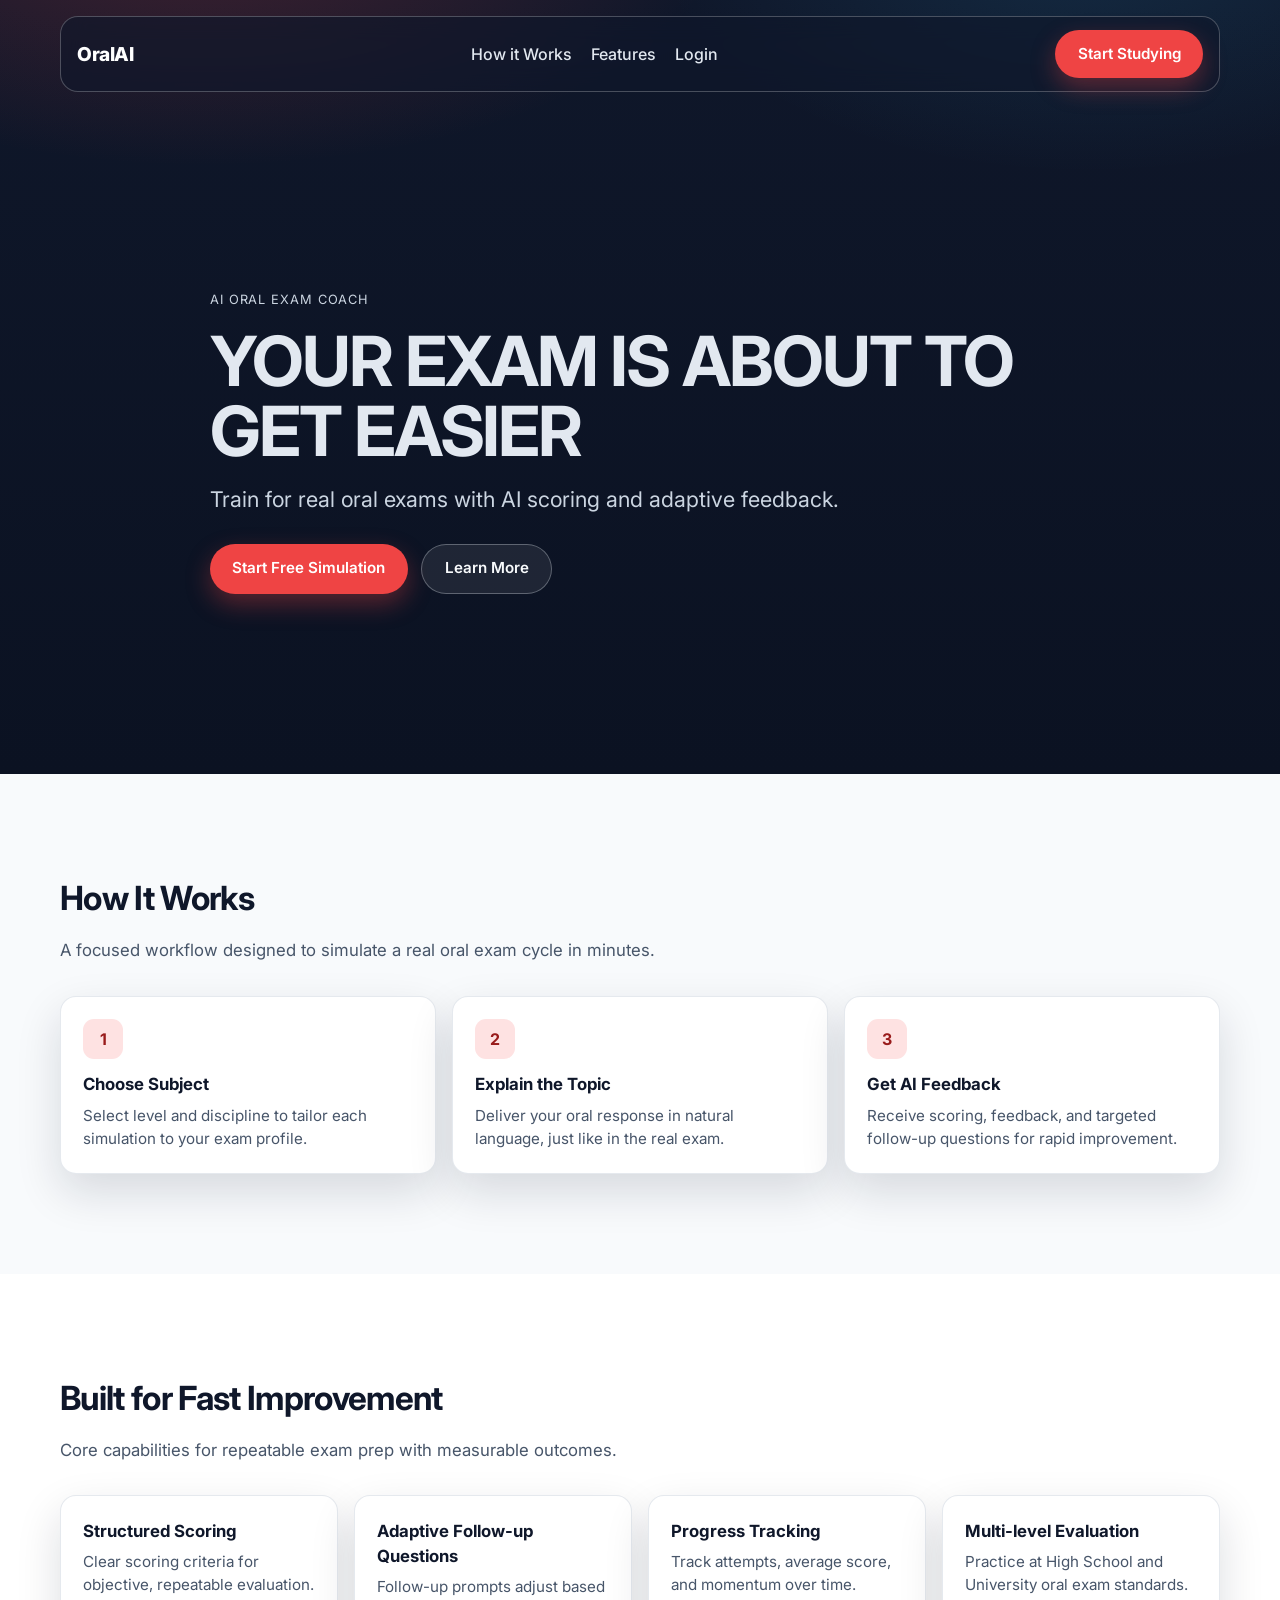
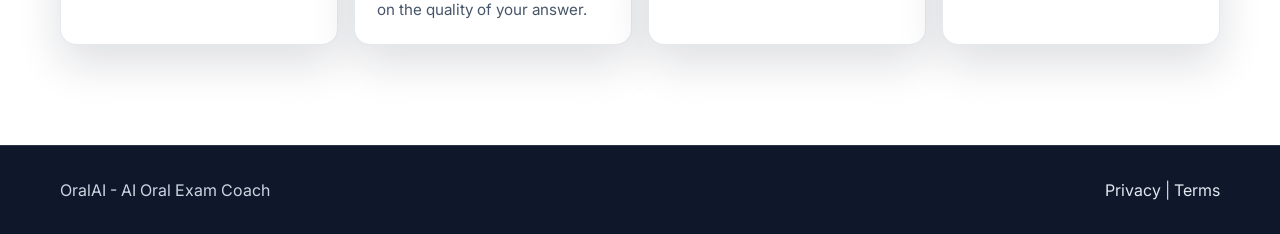
<file: frontend/index.html>
<!DOCTYPE html>
<html lang="en">
<head>
  <meta charset="UTF-8" />
  <meta name="viewport" content="width=device-width, initial-scale=1.0" />
  <title>OralAI - AI Oral Exam Coach</title>
  <link rel="preconnect" href="https://fonts.googleapis.com" />
  <link rel="preconnect" href="https://fonts.gstatic.com" crossorigin />
  <link href="https://fonts.googleapis.com/css2?family=Inter:wght@400;500;600;700;800;900&display=swap" rel="stylesheet" />
  <link rel="stylesheet" href="css/styles.css" />
</head>
<body>
  <header class="site-navbar">
    <div class="shell nav-shell">
      <a href="index.html" class="brand">OralAI</a>
      <button class="nav-toggle" id="navToggle" aria-label="Open menu">Menu</button>
      <nav class="nav-links" id="navLinks">
        <a href="#how-it-works">How it Works</a>
        <a href="#features">Features</a>
        <a href="#login">Login</a>
      </nav>
      <a href="study.html" class="btn btn-primary">Start Studying</a>
    </div>
  </header>

  <main>
    <section class="hero-dark">
      <div class="shell hero-inner reveal-in">
        <p class="hero-kicker">AI Oral Exam Coach</p>
        <h1>YOUR EXAM IS ABOUT TO GET EASIER</h1>
        <p class="hero-copy">Train for real oral exams with AI scoring and adaptive feedback.</p>
        <div class="hero-actions">
          <a href="study.html" class="btn btn-primary">Start Free Simulation</a>
          <a href="#how-it-works" class="btn btn-ghost">Learn More</a>
        </div>
      </div>
    </section>

    <section class="section section-light" id="how-it-works">
      <div class="shell">
        <h2>How It Works</h2>
        <p class="section-copy">A focused workflow designed to simulate a real oral exam cycle in minutes.</p>
        <div class="three-grid">
          <article class="feature-card">
            <span class="icon-chip">1</span>
            <h3>Choose Subject</h3>
            <p>Select level and discipline to tailor each simulation to your exam profile.</p>
          </article>
          <article class="feature-card">
            <span class="icon-chip">2</span>
            <h3>Explain the Topic</h3>
            <p>Deliver your oral response in natural language, just like in the real exam.</p>
          </article>
          <article class="feature-card">
            <span class="icon-chip">3</span>
            <h3>Get AI Feedback</h3>
            <p>Receive scoring, feedback, and targeted follow-up questions for rapid improvement.</p>
          </article>
        </div>
      </div>
    </section>

    <section class="section section-white" id="features">
      <div class="shell">
        <h2>Built for Fast Improvement</h2>
        <p class="section-copy">Core capabilities for repeatable exam prep with measurable outcomes.</p>
        <div class="four-grid">
          <article class="mini-card">
            <h3>Structured Scoring</h3>
            <p>Clear scoring criteria for objective, repeatable evaluation.</p>
          </article>
          <article class="mini-card">
            <h3>Adaptive Follow-up Questions</h3>
            <p>Follow-up prompts adjust based on the quality of your answer.</p>
          </article>
          <article class="mini-card">
            <h3>Progress Tracking</h3>
            <p>Track attempts, average score, and momentum over time.</p>
          </article>
          <article class="mini-card">
            <h3>Multi-level Evaluation</h3>
            <p>Practice at High School and University oral exam standards.</p>
          </article>
        </div>
      </div>
    </section>
  </main>

  <footer class="site-footer" id="login">
    <div class="shell footer-shell">
      <p>OralAI - AI Oral Exam Coach</p>
      <p><a href="#">Privacy</a> | <a href="#">Terms</a></p>
    </div>
  </footer>

  <script src="js/main.js"></script>
</body>
</html>
</file>
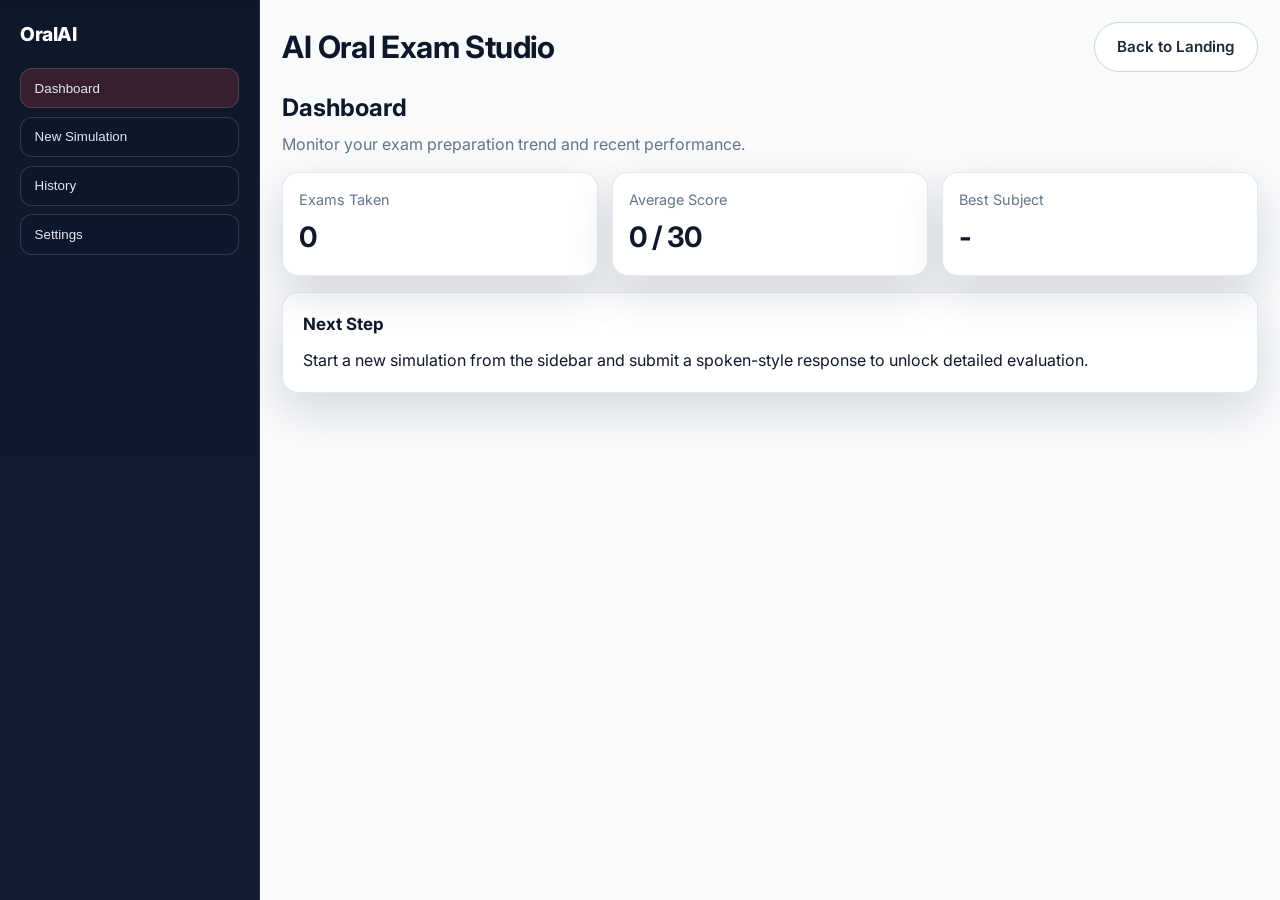
<file: frontend/study.html>
<!DOCTYPE html>
<html lang="en">
<head>
  <meta charset="UTF-8" />
  <meta name="viewport" content="width=device-width, initial-scale=1.0" />
  <title>OralAI Study Workspace</title>
  <link rel="preconnect" href="https://fonts.googleapis.com" />
  <link rel="preconnect" href="https://fonts.gstatic.com" crossorigin />
  <link href="https://fonts.googleapis.com/css2?family=Inter:wght@400;500;600;700;800;900&display=swap" rel="stylesheet" />
  <link rel="stylesheet" href="css/styles.css" />
</head>
<body class="study-layout">
  <aside class="study-sidebar">
    <a href="index.html" class="brand">OralAI</a>
    <nav class="sidebar-nav" id="sidebarNav">
      <button type="button" class="nav-item active" data-tab="dashboard">Dashboard</button>
      <button type="button" class="nav-item" data-tab="simulation">New Simulation</button>
      <button type="button" class="nav-item" data-tab="history">History</button>
      <button type="button" class="nav-item" data-tab="settings">Settings</button>
    </nav>
  </aside>

  <main class="study-main">
    <header class="study-topbar">
      <h1>AI Oral Exam Studio</h1>
      <a href="index.html" class="btn btn-ghost-dark">Back to Landing</a>
    </header>

    <section class="tab-panel active" id="panel-dashboard">
      <div class="panel-head">
        <h2>Dashboard</h2>
        <p>Monitor your exam preparation trend and recent performance.</p>
      </div>
      <div class="stats-grid">
        <article class="stat-card">
          <p>Exams Taken</p>
          <h3 id="examsTaken">0</h3>
        </article>
        <article class="stat-card">
          <p>Average Score</p>
          <h3 id="avgScore">0 / 30</h3>
        </article>
        <article class="stat-card">
          <p>Best Subject</p>
          <h3 id="bestSubject">-</h3>
        </article>
      </div>
      <article class="panel-card">
        <h3>Next Step</h3>
        <p>Start a new simulation from the sidebar and submit a spoken-style response to unlock detailed evaluation.</p>
      </article>
    </section>

    <section class="tab-panel" id="panel-simulation">
      <div class="panel-head">
        <h2>New Simulation</h2>
        <p>Set your exam profile, deliver your answer, and get a scored evaluation.</p>
      </div>

      <article class="panel-card">
        <h3>Simulation Setup</h3>
        <div class="setup-grid">
          <label>
            Level
            <select id="levelSelect">
              <option value="">Select level</option>
              <option value="High School">High School</option>
              <option value="University">University</option>
            </select>
          </label>
          <label>
            Subject
            <select id="subjectSelect">
              <option value="">Select subject</option>
              <option value="Mathematics">Mathematics</option>
              <option value="Physics">Physics</option>
              <option value="History">History</option>
              <option value="Biology">Biology</option>
              <option value="Literature">Literature</option>
            </select>
          </label>
          <label>
            Topic
            <input id="topicInput" type="text" placeholder="e.g. Newton's Laws" />
          </label>
        </div>
        <button class="btn btn-primary" id="startSimulationBtn" type="button">Start Simulation</button>
        <p class="inline-hint" id="setupHint">Fill the setup fields to begin.</p>
      </article>

      <article class="panel-card">
        <h3>Exposure</h3>
        <textarea id="responseInput" rows="7" placeholder="Explain the topic in oral exam style..."></textarea>
        <div class="exposure-meta">
          <p>Characters: <strong id="charCount">0</strong></p>
          <p>Timer: <strong id="timerValue">00:00</strong></p>
        </div>
        <button class="btn btn-primary" id="submitAnswerBtn" type="button">Submit</button>
      </article>

      <article class="panel-card" id="evaluationPanel">
        <h3>Evaluation Panel</h3>
        <div class="placeholder-box" id="evaluationContent">Submit your response to get the full evaluation breakdown.</div>
      </article>

      <section class="progress-inline">
        <h3>Progress Snapshot</h3>
        <div class="stats-grid compact">
          <article class="stat-card">
            <p>Exams Taken</p>
            <h3 id="inlineExams">0</h3>
          </article>
          <article class="stat-card">
            <p>Average Score</p>
            <h3 id="inlineAvg">0 / 30</h3>
          </article>
          <article class="stat-card">
            <p>Best Subject</p>
            <h3 id="inlineBest">-</h3>
          </article>
        </div>
      </section>
    </section>

    <section class="tab-panel" id="panel-history">
      <div class="panel-head">
        <h2>History</h2>
        <p>Review your latest simulations and track consistency over time.</p>
      </div>
      <article class="panel-card">
        <ul class="history-list" id="historyList">
          <li>No simulations yet.</li>
        </ul>
      </article>
    </section>

    <section class="tab-panel" id="panel-settings">
      <div class="panel-head">
        <h2>Settings</h2>
        <p>Profile and preferences panel placeholder for future backend integration.</p>
      </div>
      <article class="panel-card">
        <p>Settings will include account profile, exam goals, and notification preferences.</p>
      </article>
    </section>
  </main>

  <script src="js/study.js"></script>
</body>
</html>
</file>
<file: frontend/css/styles.css>
:root {
  --bg-dark: #0f172a;
  --bg-darker: #0b1222;
  --bg-soft: #111c32;
  --bg-light: #f8fafc;
  --surface: #ffffff;
  --text-strong: #0f172a;
  --text-muted: #64748b;
  --text-on-dark: #e2e8f0;
  --accent: #ef4444;
  --accent-hover: #dc2626;
  --border-soft: rgba(148, 163, 184, 0.24);
  --glass: rgba(15, 23, 42, 0.62);
  --radius-lg: 18px;
  --radius-md: 16px;
  --radius-sm: 12px;
  --shadow-soft: 0 18px 45px rgba(15, 23, 42, 0.14);
  --shell: 1160px;
}

* {
  box-sizing: border-box;
  margin: 0;
  padding: 0;
}

html {
  scroll-behavior: smooth;
}

body {
  font-family: "Inter", sans-serif;
  color: var(--text-strong);
  background: var(--bg-light);
  line-height: 1.5;
}

a {
  color: inherit;
}

.shell {
  width: min(100% - 2rem, var(--shell));
  margin-inline: auto;
}

.section {
  padding: 100px 0;
}

.section h2 {
  font-size: clamp(2rem, 2.6vw, 3rem);
  letter-spacing: -0.02em;
  margin-bottom: 0.9rem;
}

.section-copy {
  max-width: 700px;
  color: #475569;
  margin-bottom: 2rem;
  font-size: 1.05rem;
}

.btn {
  border: 0;
  text-decoration: none;
  border-radius: 999px;
  padding: 0.78rem 1.4rem;
  font-weight: 600;
  font-size: 0.95rem;
  transition: transform 180ms ease, box-shadow 180ms ease, background-color 180ms ease;
  cursor: pointer;
  display: inline-flex;
  align-items: center;
  justify-content: center;
  white-space: nowrap;
}

.btn:hover {
  transform: translateY(-1px);
}

.btn-primary {
  background: var(--accent);
  color: #ffffff;
  box-shadow: 0 10px 24px rgba(239, 68, 68, 0.34);
}

.btn-primary:hover {
  background: var(--accent-hover);
}

.btn-ghost {
  background: rgba(255, 255, 255, 0.08);
  color: #f8fafc;
  border: 1px solid rgba(226, 232, 240, 0.32);
}

.btn-ghost:hover {
  background: rgba(255, 255, 255, 0.16);
}

.btn-ghost-dark {
  background: #ffffff;
  border: 1px solid #cbd5e1;
  color: #1e293b;
}

/* Landing */
.site-navbar {
  position: fixed;
  top: 1rem;
  width: 100%;
  z-index: 50;
}

.nav-shell {
  height: 76px;
  border-radius: var(--radius-lg);
  border: 1px solid rgba(255, 255, 255, 0.24);
  background: var(--glass);
  backdrop-filter: blur(12px);
  -webkit-backdrop-filter: blur(12px);
  display: flex;
  align-items: center;
  justify-content: space-between;
  padding: 0 1rem;
}

.brand {
  font-size: 1.2rem;
  font-weight: 800;
  letter-spacing: -0.02em;
  text-decoration: none;
  color: #ffffff;
}

.nav-links {
  display: flex;
  gap: 1.2rem;
}

.nav-links a {
  color: #e2e8f0;
  text-decoration: none;
  font-weight: 500;
}

.nav-toggle {
  display: none;
  border: 0;
  background: transparent;
  color: #ffffff;
  font-size: 0.95rem;
  cursor: pointer;
}

.hero-dark {
  background:
    radial-gradient(900px 420px at 16% -10%, rgba(239, 68, 68, 0.22), transparent 58%),
    radial-gradient(700px 380px at 85% -8%, rgba(56, 189, 248, 0.12), transparent 62%),
    linear-gradient(180deg, var(--bg-dark), var(--bg-darker));
  color: var(--text-on-dark);
  min-height: 86vh;
  display: flex;
  align-items: center;
  padding-top: 110px;
}

.hero-inner {
  max-width: 860px;
}

.hero-kicker {
  text-transform: uppercase;
  letter-spacing: 0.07em;
  font-size: 0.8rem;
  color: #cbd5e1;
  margin-bottom: 1rem;
}

.hero-inner h1 {
  font-size: clamp(2.35rem, 5.4vw, 5rem);
  letter-spacing: -0.03em;
  line-height: 1.02;
  margin-bottom: 1rem;
}

.hero-copy {
  color: #cbd5e1;
  font-size: clamp(1rem, 1vw + 0.8rem, 1.35rem);
  max-width: 680px;
  margin-bottom: 1.8rem;
}

.hero-actions {
  display: flex;
  gap: 0.85rem;
  flex-wrap: wrap;
}

.reveal-in {
  animation: fade-slide 780ms ease both;
}

.section-light {
  background: var(--bg-light);
}

.section-white {
  background: #ffffff;
}

.three-grid {
  display: grid;
  grid-template-columns: repeat(3, minmax(0, 1fr));
  gap: 1rem;
}

.four-grid {
  display: grid;
  grid-template-columns: repeat(4, minmax(0, 1fr));
  gap: 1rem;
}

.feature-card,
.mini-card {
  background: var(--surface);
  border: 1px solid var(--border-soft);
  border-radius: var(--radius-md);
  padding: 1.4rem;
  box-shadow: var(--shadow-soft);
  transition: transform 180ms ease, box-shadow 180ms ease;
}

.feature-card:hover,
.mini-card:hover {
  transform: translateY(-2px);
  box-shadow: 0 22px 48px rgba(15, 23, 42, 0.16);
}

.icon-chip {
  width: 40px;
  height: 40px;
  border-radius: 11px;
  display: inline-flex;
  align-items: center;
  justify-content: center;
  background: #fee2e2;
  color: #991b1b;
  font-weight: 700;
  margin-bottom: 0.85rem;
}

.feature-card h3,
.mini-card h3 {
  font-size: 1.05rem;
  margin-bottom: 0.45rem;
}

.feature-card p,
.mini-card p {
  color: #475569;
  font-size: 0.95rem;
}

.site-footer {
  background: var(--bg-dark);
  color: #cbd5e1;
  border-top: 1px solid rgba(148, 163, 184, 0.22);
  padding: 2rem 0;
}

.footer-shell {
  display: flex;
  justify-content: space-between;
  gap: 1rem;
  flex-wrap: wrap;
}

.site-footer a {
  text-decoration: none;
  color: #e2e8f0;
}

/* Study page */
.study-layout {
  min-height: 100vh;
  background: var(--bg-light);
  display: grid;
  grid-template-columns: 260px 1fr;
}

.study-sidebar {
  background: linear-gradient(180deg, var(--bg-dark), var(--bg-soft));
  border-right: 1px solid rgba(148, 163, 184, 0.18);
  padding: 1.25rem;
  position: sticky;
  top: 0;
  height: 100vh;
}

.study-sidebar .brand {
  display: inline-block;
  margin-bottom: 1.2rem;
}

.sidebar-nav {
  display: flex;
  flex-direction: column;
  gap: 0.55rem;
}

.nav-item {
  border: 1px solid rgba(148, 163, 184, 0.25);
  background: rgba(15, 23, 42, 0.38);
  color: #e2e8f0;
  border-radius: 12px;
  padding: 0.72rem 0.85rem;
  text-align: left;
  font-weight: 500;
  cursor: pointer;
  transition: background-color 180ms ease;
}

.nav-item.active,
.nav-item:hover {
  background: rgba(239, 68, 68, 0.18);
}

.study-main {
  padding: 1.4rem;
}

.study-topbar {
  display: flex;
  justify-content: space-between;
  align-items: center;
  gap: 1rem;
  margin-bottom: 1.1rem;
}

.study-topbar h1 {
  font-size: clamp(1.45rem, 2.4vw, 2.1rem);
  letter-spacing: -0.02em;
}

.tab-panel {
  display: none;
}

.tab-panel.active {
  display: block;
}

.panel-head {
  margin-bottom: 1rem;
}

.panel-head h2 {
  font-size: 1.5rem;
  margin-bottom: 0.4rem;
}

.panel-head p {
  color: #64748b;
}

.panel-card {
  background: #ffffff;
  border: 1px solid var(--border-soft);
  border-radius: var(--radius-md);
  box-shadow: var(--shadow-soft);
  padding: 1.2rem;
  margin-bottom: 1rem;
}

.panel-card h3 {
  margin-bottom: 0.7rem;
  font-size: 1.06rem;
}

.setup-grid {
  display: grid;
  grid-template-columns: repeat(3, minmax(0, 1fr));
  gap: 0.9rem;
  margin-bottom: 0.8rem;
}

label {
  display: block;
  font-size: 0.9rem;
  font-weight: 600;
  color: #1e293b;
}

select,
input,
textarea {
  width: 100%;
  border: 1px solid #cbd5e1;
  border-radius: 12px;
  padding: 0.72rem 0.85rem;
  font: inherit;
  margin-top: 0.35rem;
}

textarea {
  resize: vertical;
  min-height: 140px;
}

select:focus,
input:focus,
textarea:focus {
  outline: none;
  border-color: #fb7185;
  box-shadow: 0 0 0 3px rgba(251, 113, 133, 0.2);
}

.inline-hint {
  margin-top: 0.65rem;
  color: #64748b;
  font-size: 0.92rem;
}

.exposure-meta {
  margin: 0.7rem 0 0.9rem;
  display: flex;
  flex-wrap: wrap;
  gap: 1rem;
  color: #475569;
}

.placeholder-box {
  border-radius: 12px;
  border: 1px dashed #cbd5e1;
  background: #f8fafc;
  color: #64748b;
  padding: 1rem;
}

.loader {
  width: 34px;
  height: 34px;
  border-radius: 999px;
  border: 4px solid rgba(239, 68, 68, 0.22);
  border-top-color: var(--accent);
  animation: spin 700ms linear infinite;
  margin-bottom: 0.7rem;
}

.score-pill {
  display: inline-flex;
  border-radius: 999px;
  background: #fee2e2;
  color: #991b1b;
  font-weight: 700;
  padding: 0.3rem 0.75rem;
  margin-bottom: 0.8rem;
}

.breakdown-list,
.bullet-list,
.history-list {
  padding-left: 1.1rem;
}

.breakdown-list li,
.bullet-list li,
.history-list li {
  margin-bottom: 0.3rem;
  color: #334155;
}

.progress-inline h3 {
  margin-bottom: 0.7rem;
}

.stats-grid {
  display: grid;
  grid-template-columns: repeat(3, minmax(0, 1fr));
  gap: 0.9rem;
  margin-bottom: 1rem;
}

.stats-grid.compact {
  margin-bottom: 0;
}

.stat-card {
  background: #ffffff;
  border: 1px solid var(--border-soft);
  border-radius: var(--radius-md);
  box-shadow: var(--shadow-soft);
  padding: 1rem;
}

.stat-card p {
  color: #64748b;
  margin-bottom: 0.35rem;
  font-size: 0.9rem;
}

.stat-card h3 {
  font-size: clamp(1.35rem, 2.2vw, 1.9rem);
  letter-spacing: -0.02em;
}

@keyframes spin {
  to {
    transform: rotate(360deg);
  }
}

@keyframes fade-slide {
  from {
    opacity: 0;
    transform: translateY(16px);
  }
  to {
    opacity: 1;
    transform: translateY(0);
  }
}

@media (max-width: 1020px) {
  .three-grid,
  .four-grid,
  .stats-grid,
  .setup-grid {
    grid-template-columns: 1fr;
  }

  .study-layout {
    grid-template-columns: 1fr;
  }

  .study-sidebar {
    height: auto;
    position: static;
  }

  .sidebar-nav {
    flex-direction: row;
    flex-wrap: wrap;
  }
}

@media (max-width: 820px) {
  .nav-toggle {
    display: inline-block;
  }

  .site-navbar .btn-primary {
    display: none;
  }

  .nav-links {
    display: none;
    position: absolute;
    right: 1rem;
    top: 85px;
    width: min(260px, 88vw);
    padding: 0.85rem;
    border-radius: 14px;
    border: 1px solid rgba(226, 232, 240, 0.28);
    background: rgba(15, 23, 42, 0.96);
    flex-direction: column;
    gap: 0.7rem;
  }

  .nav-links.open {
    display: flex;
  }
}

@media (max-width: 640px) {
  .section {
    padding: 82px 0;
  }

  .hero-actions {
    width: 100%;
  }

  .hero-actions .btn {
    flex: 1 1 100%;
  }
}
</file>
